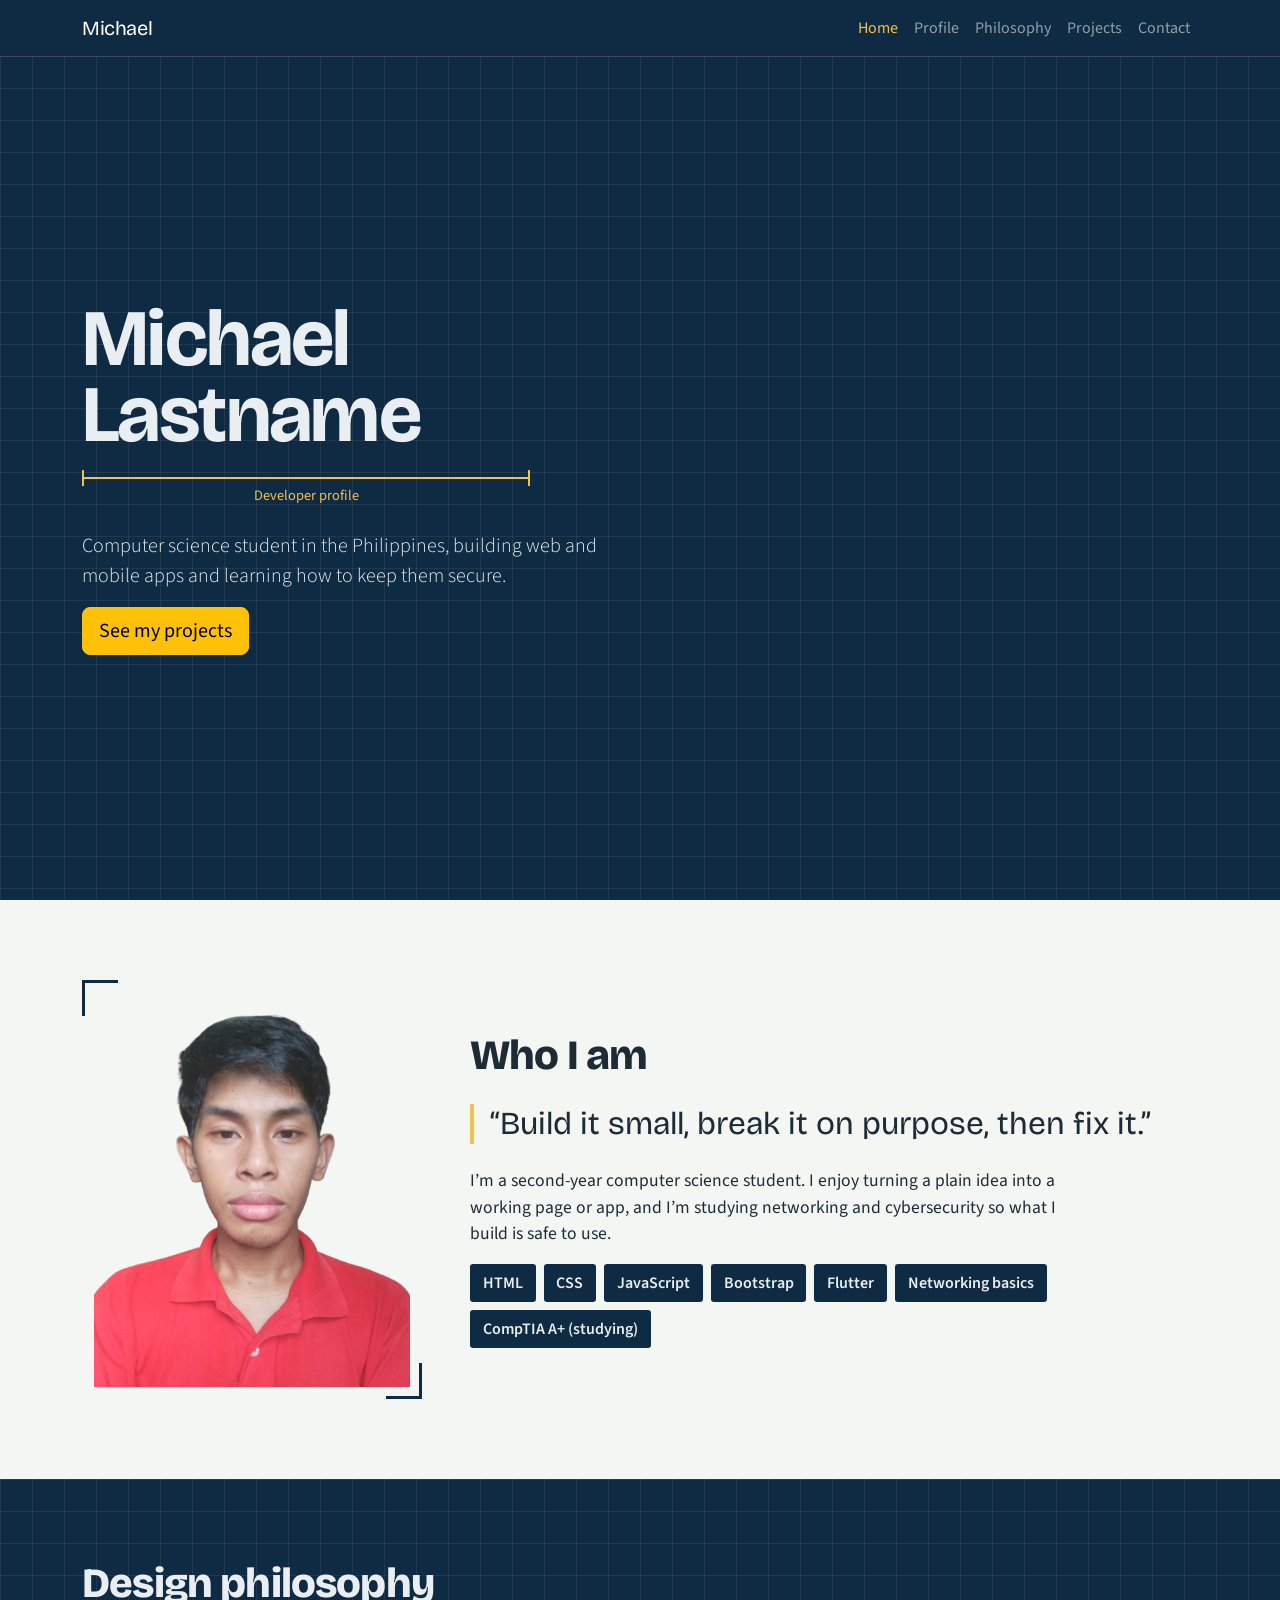
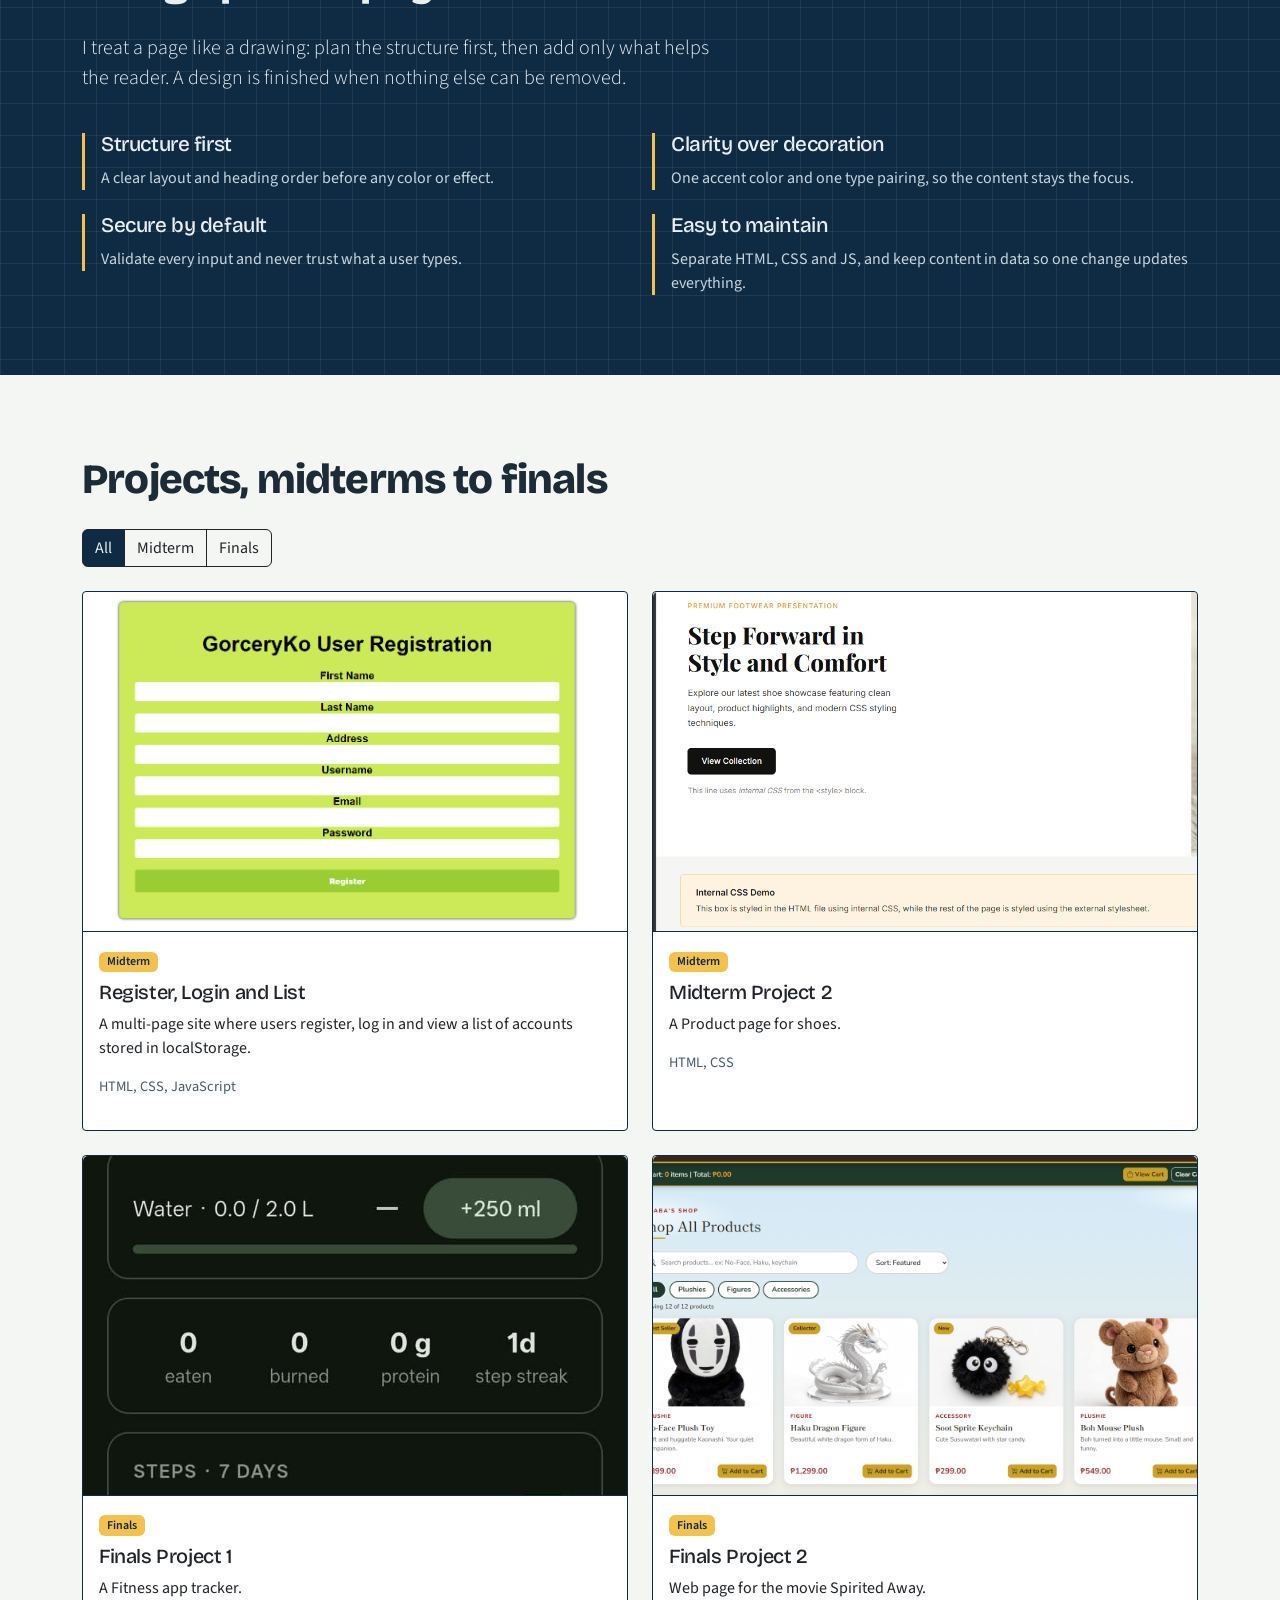
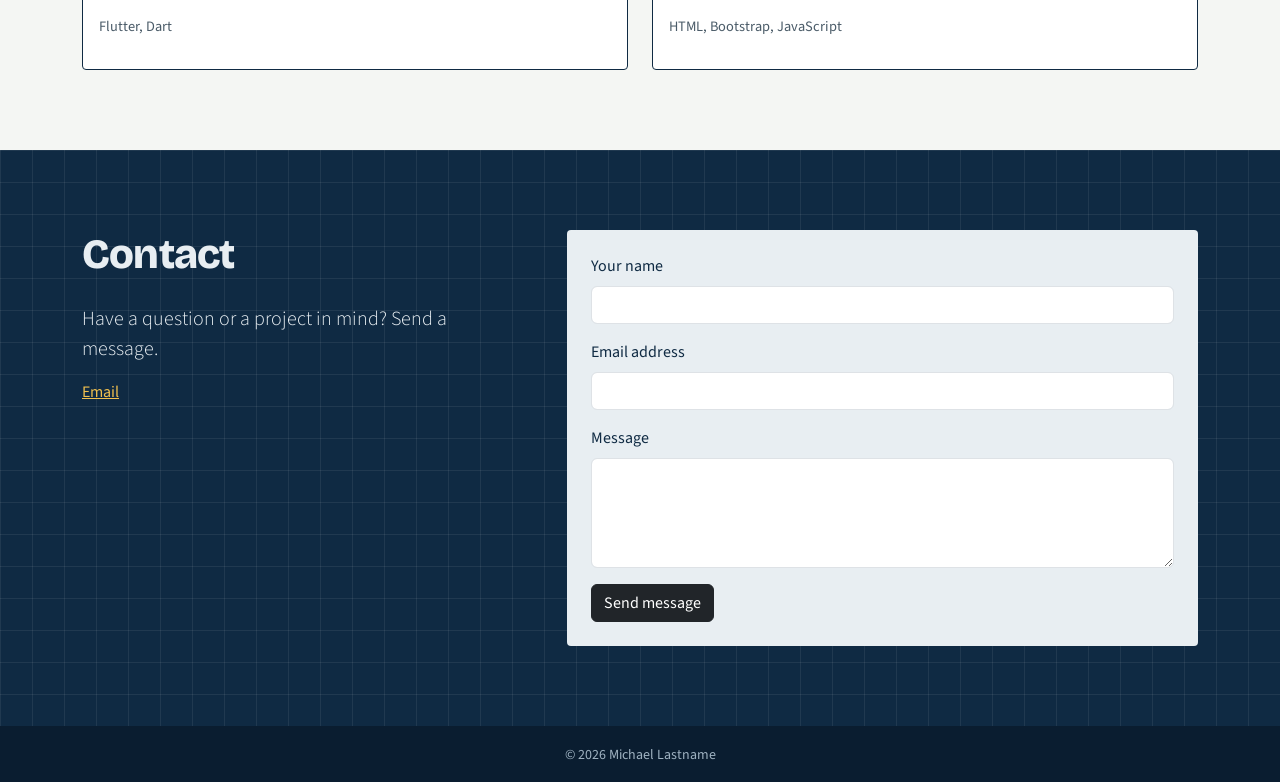
<file: WD1L6_CS2A_Tudayan/index.html>
<!DOCTYPE html>
<html lang="en">
<head>
  <meta charset="UTF-8">
  <meta name="viewport" content="width=device-width, initial-scale=1">
  <title>Michael – Developer Profile</title>

  <!-- Bootstrap 5 CSS (only framework used), loaded from jsDelivr CDN -->
  <link href="https://cdn.jsdelivr.net/npm/bootstrap@5.3.3/dist/css/bootstrap.min.css" rel="stylesheet">
  <!-- Fonts (not a framework): one display face, one text face -->
  <link href="https://fonts.googleapis.com/css2?family=Bricolage+Grotesque:opsz,wght@12..96,500;12..96,800&family=Source+Sans+3:wght@400;600&display=swap" rel="stylesheet">
  <!-- External stylesheet: all custom styling lives here -->
  <link rel="stylesheet" href="css/style.css">
</head>
<body>

  <!-- ===== NAVBAR (Bootstrap navbar, collapses on mobile) ===== -->
  <nav id="mainNav" class="navbar navbar-expand-md fixed-top navbar-dark">
    <div class="container">
      <a class="navbar-brand" href="#home">Michael</a>
      <button class="navbar-toggler" type="button" data-bs-toggle="collapse"
              data-bs-target="#navLinks" aria-controls="navLinks" aria-expanded="false" aria-label="Toggle navigation">
        <span class="navbar-toggler-icon"></span>
      </button>
      <div class="collapse navbar-collapse" id="navLinks">
        <ul class="navbar-nav ms-auto">
          <li class="nav-item"><a class="nav-link" href="#home">Home</a></li>
          <li class="nav-item"><a class="nav-link" href="#profile">Profile</a></li>
          <li class="nav-item"><a class="nav-link" href="#philosophy">Philosophy</a></li>
          <li class="nav-item"><a class="nav-link" href="#projects">Projects</a></li>
          <li class="nav-item"><a class="nav-link" href="#contact">Contact</a></li>
        </ul>
      </div>
    </div>
  </nav>

  <main>
    <!-- ===== HERO ===== -->
    <section id="home" class="blueprint hero d-flex align-items-center">
      <div class="container">
        <h1 class="display-1 fw-bold">Michael<br>Lastname</h1>
        <!-- Drafting-style dimension line under the name (styled in CSS) -->
        <div class="dimension" aria-hidden="true"><span>Developer profile</span></div>
        <p class="lead mt-4 hero-text">
          Computer science student in the Philippines, building web and mobile apps
          and learning how to keep them secure.
        </p>
        <a href="#projects" class="btn btn-warning btn-lg me-2">See my projects</a>
      </div>
    </section>

    <!-- ===== PROFILE: photo + motto ===== -->
    <section id="profile" class="py-6">
      <div class="container">
        <div class="row align-items-center g-5">
          <div class="col-md-5 col-lg-4">
            <div class="photo-frame">
              <!-- If images/me.png is missing, main.js swaps in a placeholder -->
              <img id="profilePhoto" src="images/me.png" alt="Portrait of Michael" class="img-fluid">
            </div>
          </div>
          <div class="col-md-7 col-lg-8">
            <h2 class="section-title">Who I am</h2>
            <blockquote class="motto" id="motto"></blockquote>
            <p class="bio" id="bio"></p>
            <div id="skills" class="d-flex flex-wrap gap-2"></div>
          </div>
        </div>
      </div>
    </section>

    <!-- ===== DESIGN PHILOSOPHY ===== -->
    <section id="philosophy" class="blueprint py-6">
      <div class="container">
        <h2 class="section-title">Design philosophy</h2>
        <p class="lead philosophy-intro" id="philosophyIntro"></p>
        <!-- Principles are rendered here from the array in main.js -->
        <div class="row g-4 mt-2" id="principles"></div>
      </div>
    </section>

    <!-- ===== PROJECTS PORTFOLIO ===== -->
    <section id="projects" class="py-6">
      <div class="container">
        <h2 class="section-title">Projects, midterms to finals</h2>

        <!-- Filter buttons: data-filter is read by main.js -->
        <div class="btn-group mb-4" role="group" aria-label="Filter projects by term">
          <button type="button" class="btn btn-outline-dark active" data-filter="All">All</button>
          <button type="button" class="btn btn-outline-dark" data-filter="Midterm">Midterm</button>
          <button type="button" class="btn btn-outline-dark" data-filter="Finals">Finals</button>
        </div>

        <!-- Project cards are rendered here from the array in main.js -->
        <div class="row g-4" id="projectGrid"></div>
      </div>
    </section>

    <!-- ===== CONTACT ===== -->
    <section id="contact" class="blueprint py-6">
      <div class="container">
        <div class="row g-5">
          <div class="col-lg-5">
            <h2 class="section-title">Contact</h2>
            <p class="lead">Have a question or a project in mind? Send a message.</p>
            <ul class="list-unstyled" id="contactLinks"></ul>
          </div>
          <div class="col-lg-7">
            <form id="contactForm" class="contact-panel needs-validation" novalidate>
              <div class="mb-3">
                <label for="name" class="form-label">Your name</label>
                <input type="text" class="form-control" id="name" required minlength="2">
                <div class="invalid-feedback">Enter your name (at least 2 characters).</div>
              </div>
              <div class="mb-3">
                <label for="email" class="form-label">Email address</label>
                <input type="email" class="form-control" id="email" required>
                <div class="invalid-feedback">Enter a valid email address.</div>
              </div>
              <div class="mb-3">
                <label for="message" class="form-label">Message</label>
                <textarea class="form-control" id="message" rows="4" required minlength="10"></textarea>
                <div class="invalid-feedback">Write a message of at least 10 characters.</div>
              </div>
              <button type="submit" class="btn btn-dark">Send message</button>
              <div id="formAlert" class="alert alert-success mt-3 d-none" role="status"></div>
            </form>
          </div>
        </div>
      </div>
    </section>
  </main>

  <footer class="footer-bar text-center py-3">
    <small>&copy; <span id="year"></span> Michael Lastname</small>
  </footer>

  <!-- Bootstrap 5 JS bundle (jsDelivr CDN) -->
  <script src="https://cdn.jsdelivr.net/npm/bootstrap@5.3.3/dist/js/bootstrap.bundle.min.js"></script>
  <!-- External script: all page behavior and content data -->
  <script src="js/main.js"></script>
</body>
</html>
</file>
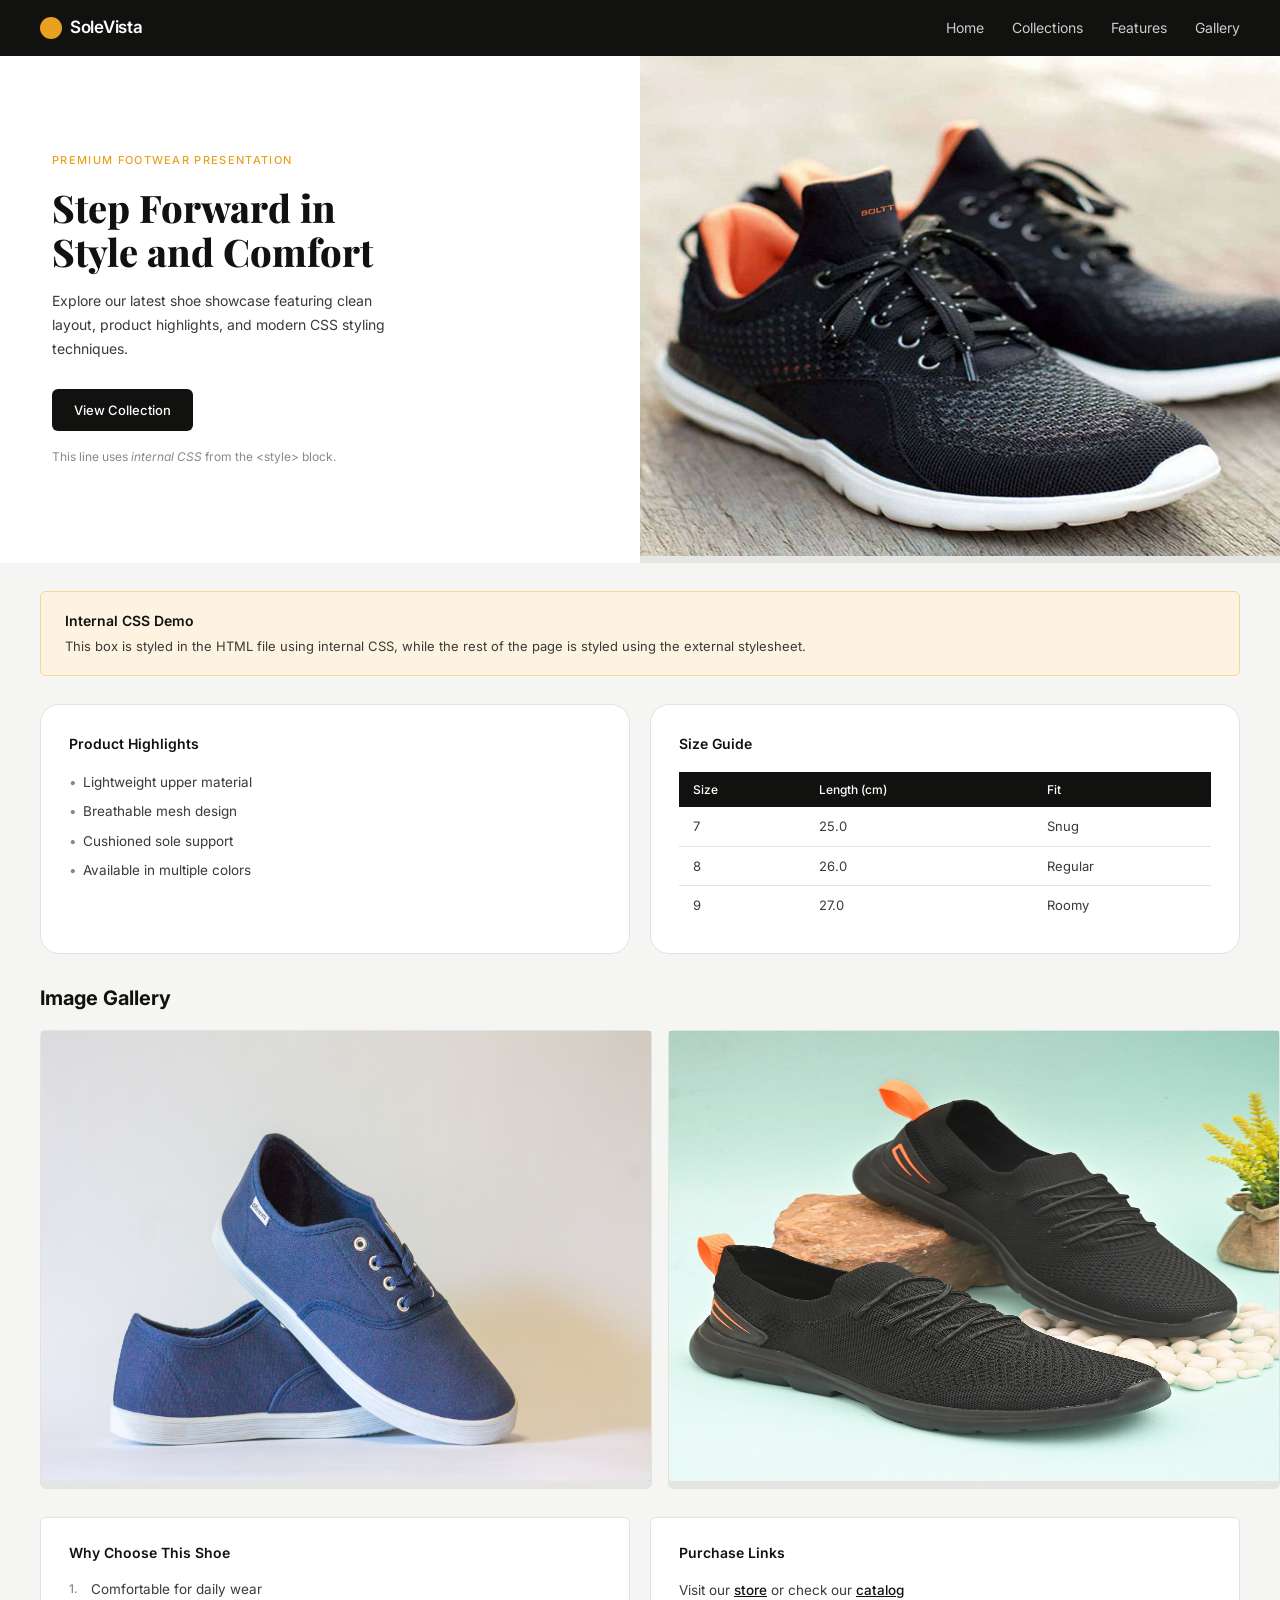
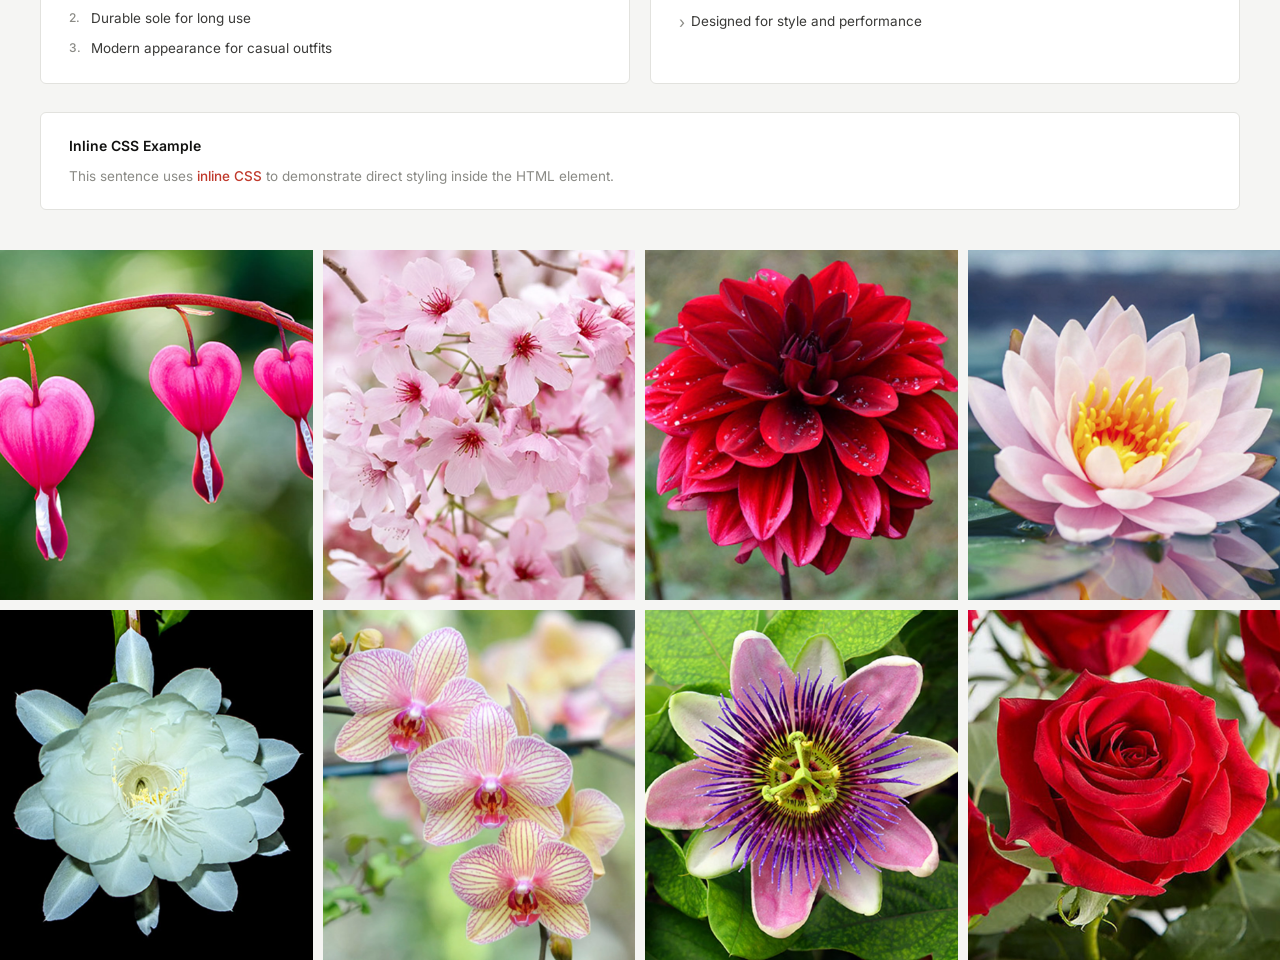
<file: WD1L3_CS2A_TUDAYAN_D/index1.html>
<!DOCTYPE html>
<html lang="en">
<head>
  <meta charset="UTF-8" />
  <meta name="viewport" content="width=device-width, initial-scale=1.0" />
  <title>SoleVista — Premium Footwear</title>
  <link href="https://fonts.googleapis.com/css2?family=Inter:wght@300;400;500;600&family=Playfair+Display:wght@700;800&display=swap" rel="stylesheet" />
  <link rel="stylesheet" href="style.css" />
</head>
<body>

  <!-- NAV -->
  <nav>
    <div class="nav-logo">
      <div class="nav-logo-dot"></div>
      SoleVista
    </div>
    <ul class="nav-links">
      <li><a href="#">Home</a></li>
      <li><a href="#">Collections</a></li>
      <li><a href="#">Features</a></li>
      <li><a href="#">Gallery</a></li>
    </ul>
  </nav>

  <!-- HERO -->
  <section class="hero">
    <div class="hero-content">
      <p class="hero-eyebrow">Premium Footwear Presentation</p>
      <h1 class="hero-title">Step Forward in Style and Comfort</h1>
      <p class="hero-body">
        Explore our latest shoe showcase featuring clean layout, product highlights, and modern CSS styling techniques.
      </p>
      <a href="#" class="btn-primary">View Collection</a>
      <p class="hero-note">This line uses <em>internal CSS</em> from the &lt;style&gt; block.</p>
    </div>
    <div class="hero-image"><img src="assets/shoe3.jpg"></div>
  </section>

  <!-- DEMO BANNER -->
  <div class="demo-banner">
    <h3>Internal CSS Demo</h3>
    <p>This box is styled in the HTML file using internal CSS, while the rest of the page is styled using the external stylesheet.</p>
  </div>

  <!-- PRODUCT HIGHLIGHTS + SIZE GUIDE -->
  <div class="content-section">
    <div class="card">
      <h3>Product Highlights</h3>
      <ul class="bullet-list">
        <li>Lightweight upper material</li>
        <li>Breathable mesh design</li>
        <li>Cushioned sole support</li>
        <li>Available in multiple colors</li>
      </ul>
    </div>
    <div class="card">
      <h3>Size Guide</h3>
      <table class="size-table">
        <thead>
          <tr>
            <th>Size</th>
            <th>Length (cm)</th>
            <th>Fit</th>
          </tr>
        </thead>
        <tbody>
          <tr>
            <td>7</td>
            <td>25.0</td>
            <td>Snug</td>
          </tr>
          <tr>
            <td>8</td>
            <td>26.0</td>
            <td>Regular</td>
          </tr>
          <tr>
            <td>9</td>
            <td>27.0</td>
            <td>Roomy</td>
          </tr>
        </tbody>
      </table>
    </div>
  </div>

  <!-- IMAGE GALLERY -->
  <div class="gallery-section">
    <h2>Image Gallery</h2>
    <div class="gallery-grid">
      <div class="gallery-img"><img src="assets/shoe2.jpg"></div>
      <div class="gallery-img"><img src="assets/shoe4.jpg"></div>
      <div class="gallery-img"><img src="assets/shoe6.webp"></div>
    </div>
  </div>

  <!-- WHY + PURCHASE LINKS -->
  <div class="bottom-grid">
    <div class="bottom-card">
      <h3>Why Choose This Shoe</h3>
      <ul class="numbered-list">
        <li>Comfortable for daily wear</li>
        <li>Durable sole for long use</li>
        <li>Modern appearance for casual outfits</li>
      </ul>
    </div>
    <div class="bottom-card">
      <h3>Purchase Links</h3>
      <p class="purchase-links">Visit our <a href="#">store</a> or check our <a href="#">catalog</a></p>
      <div class="purchase-link-item">Designed for style and performance</div>
    </div>
  </div>

  <!-- INLINE CSS EXAMPLE -->
  <div class="inline-demo">
    <h3>Inline CSS Example</h3>
    <p>This sentence uses <span class="inline-highlight">inline CSS</span> to demonstrate direct styling inside the HTML element.</p>
  </div>

  <section class="flower-gallery">
    <img src="assets/beautiful-flowers-bleeding-heart.webp">
    <img src="assets/beautiful-flowers-cherry-blossoms.webp">
    <img src="assets/beautiful-flowers-dahlia.webp">
    <img src="assets/beautiful-flowers-lotus.webp">
    <img src="assets/beautiful-flowers-night-blooming-cereus.webp">
    <img src="assets/beautiful-flowers-orchid.webp">
    <img src="assets/beautiful-flowers-passion-flower.webp">
    <img src="assets/beautiful-flowers-rose.webp">

  </section>

</body>
</html>
</file>
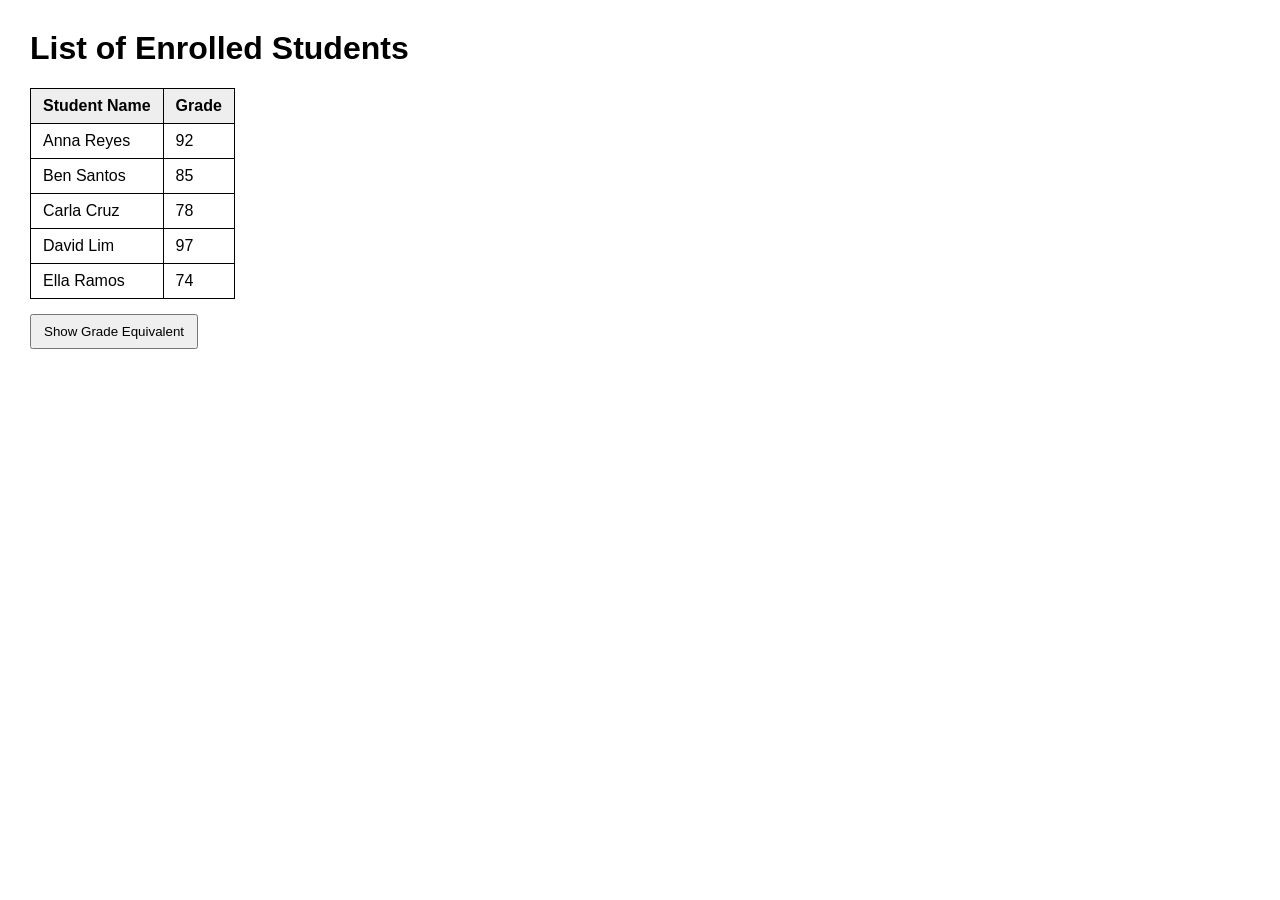
<file: WD1L4_CS2_TUDAYAN/student_grades.html>
<!DOCTYPE html>
<html lang="en">
<head>
    <meta charset="UTF-8">
    <title>Student Grades</title>
    <link rel="stylesheet" href="css/style.css">
</head>
<body>
    <h1>List of Enrolled Students</h1>

    <table>
        <tr>
            <th>Student Name</th>
            <th>Grade</th>
        </tr>
        <tr><td>Anna Reyes</td><td>92</td></tr>
        <tr><td>Ben Santos</td><td>85</td></tr>
        <tr><td>Carla Cruz</td><td>78</td></tr>
        <tr><td>David Lim</td><td>97</td></tr>
        <tr><td>Ella Ramos</td><td>74</td></tr>
    </table>

    <button onclick="showGradeEquivalent()">Show Grade Equivalent</button>

    <div id="result"></div>

    <script src="js/script.js"></script>
</body>
</html>
</file>
<file: WD1L3_CS2A_TUDAYAN_D/style.css>
*, *::before, *::after { box-sizing: border-box; margin: 0; padding: 0; }

:root {
  --bg: #f5f5f3;
  --surface: #ffffff;
  --dark: #111110;
  --mid: #3a3a38;
  --muted: #8a8a85;
  --accent: #e8a020;
  --accent-light: #fdf3e0;
  --border: #e2e2de;
  --radius: 6px;
}

body {
  font-family: 'Inter', sans-serif;
  background: var(--bg);
  color: var(--dark);
  font-size: 15px;
  line-height: 1.6;
}

/* NAV */
nav {
  background: var(--dark);
  display: flex;
  align-items: center;
  justify-content: space-between;
  padding: 0 40px;
  height: 56px;
  position: sticky;
  top: 0;
  z-index: 100;
}

.nav-logo {
  display: flex;
  align-items: center;
  gap: 8px;
  color: #fff;
  font-weight: 600;
  font-size: 17px;
  letter-spacing: -0.3px;
}

.nav-logo-dot {
  width: 22px;
  height: 22px;
  background: var(--accent);
  border-radius: 50%;
}

.nav-links {
  display: flex;
  gap: 28px;
  list-style: none;
}

.nav-links a {
  color: #ccc;
  text-decoration: none;
  font-size: 14px;
  transition: color 0.2s;
}

.nav-links a:hover { color: #fff; }

/* HERO */
.hero {
  background: var(--surface);
  display: grid;
  grid-template-columns: 1fr 1fr;
  gap: 0;
  min-height: 380px;
}

.hero-content {
  padding: 56px 48px 56px 52px;
  display: flex;
  flex-direction: column;
  justify-content: center;
}

.hero-image img{
  width: 100%;
  height: 500px;
}

.hero-eyebrow {
  font-size: 11px;
  font-weight: 500;
  letter-spacing: 0.12em;
  color: var(--accent);
  text-transform: uppercase;
  margin-bottom: 16px;
}

.hero-title {
  font-family: 'Playfair Display', serif;
  font-size: 38px;
  font-weight: 800;
  line-height: 1.15;
  color: var(--dark);
  margin-bottom: 16px;
  max-width: 340px;
}

.hero-body {
  font-size: 14px;
  color: var(--mid);
  max-width: 340px;
  margin-bottom: 28px;
  line-height: 1.7;
}

.btn-primary {
  display: inline-block;
  background: var(--dark);
  color: #fff;
  font-size: 13px;
  font-weight: 500;
  padding: 11px 22px;
  border-radius: var(--radius);
  text-decoration: none;
  width: fit-content;
  transition: background 0.2s;
}

.btn-primary:hover { background: var(--mid); }

.hero-note {
  margin-top: 16px;
  font-size: 12px;
  color: var(--muted);
}

.hero-note em { font-style: italic; }

.hero-image {
  background: #e5e5e3;
  min-height: 380px;
}

/* DEMO BANNER */
.demo-banner {
  background: var(--accent-light);
  border: 1px solid #f0d898;
  border-radius: var(--radius);
  margin: 28px 40px;
  padding: 18px 24px;
}

.demo-banner h3 {
  font-size: 14px;
  font-weight: 600;
  color: var(--dark);
  margin-bottom: 4px;
}

.demo-banner p {
  font-size: 13px;
  color: var(--mid);
}

/* CONTENT GRID */
.content-section {
  margin: 0 40px 28px;
  display: grid;
  grid-template-columns: 1fr 1fr;
  gap: 20px;
  box-shadow: #111110;
}

.card {
  background: var(--surface);
  border: 1px solid var(--border);
  border-radius: 19px;
  padding: 28px 28px;
}

.card h3 {
  font-size: 14px;
  font-weight: 600;
  color: var(--dark);
  margin-bottom: 16px;
}

.bullet-list {
  list-style: none;
  display: flex;
  flex-direction: column;
  gap: 8px;
}

.bullet-list li {
  font-size: 13.5px;
  color: var(--mid);
  padding-left: 14px;
  position: relative;
}

.bullet-list li::before {
  content: '•';
  position: absolute;
  left: 0;
  color: var(--muted);
}

/* SIZE TABLE */
.size-table {
  width: 100%;
  border-collapse: collapse;
}

.size-table th {
  background: var(--dark);
  color: #fff;
  font-size: 12px;
  font-weight: 500;
  text-align: left;
  padding: 8px 14px;
}

.size-table td {
  font-size: 13px;
  color: var(--mid);
  padding: 9px 14px;
  border-bottom: 1px solid var(--border);
}

.size-table tr:last-child td { border-bottom: none; }

/* GALLERY */
.gallery-section {
  margin: 0 40px 28px;
}

.gallery-section h2 {
  font-size: 20px;
  font-weight: 700;
  color: var(--dark);
  margin-bottom: 16px;
}

.gallery-grid {
  display: grid;
  grid-template-columns: 1fr 1fr 1fr;
  gap: 16px;
}

.gallery-grid img {
  width: 100%;
  height: 450px;
}

.gallery-img {
  background: #e5e5e3;
  border-radius: var(--radius);
  aspect-ratio: 4 / 3;
  border: 1px solid var(--border);
}

/* BOTTOM CONTENT */
.bottom-grid {
  margin: 0 40px 28px;
  display: grid;
  grid-template-columns: 1fr 1fr;
  gap: 20px;
}

.bottom-card {
  background: var(--surface);
  border: 1px solid var(--border);
  border-radius: var(--radius);
  padding: 24px 28px;
}

.bottom-card h3 {
  font-size: 14px;
  font-weight: 600;
  color: var(--dark);
  margin-bottom: 14px;
}

.numbered-list {
  list-style: none;
  display: flex;
  flex-direction: column;
  gap: 8px;
  counter-reset: item;
}

.numbered-list li {
  font-size: 13.5px;
  color: var(--mid);
  counter-increment: item;
  padding-left: 22px;
  position: relative;
}

.numbered-list li::before {
  content: counter(item) '.';
  position: absolute;
  left: 0;
  font-size: 12px;
  color: var(--muted);
  font-weight: 500;
}

.purchase-links {
  font-size: 13.5px;
  color: var(--mid);
  line-height: 1.7;
}

.purchase-links a {
  color: var(--dark);
  text-decoration: underline;
  font-weight: 500;
}

.purchase-link-item {
  display: flex;
  align-items: flex-start;
  gap: 6px;
  font-size: 13.5px;
  color: var(--mid);
  margin-top: 10px;
}

.purchase-link-item::before {
  content: '›';
  color: var(--muted);
  font-size: 16px;
  line-height: 1.4;
}

/* INLINE CSS DEMO */
.inline-demo {
  margin: 0 40px 40px;
  background: var(--surface);
  border: 1px solid var(--border);
  border-radius: var(--radius);
  padding: 22px 28px;
}

.inline-demo h3 {
  font-size: 14px;
  font-weight: 600;
  color: var(--dark);
  margin-bottom: 8px;
}

.inline-demo p {
  font-size: 13.5px;
  color: var(--muted);
}

.inline-highlight {
  color: #c0392b;
  font-weight: 500;
}

.flower-gallery {
  display: grid;
  grid-template-columns: repeat(4, 1fr);
  gap: 10px;
}

.flower-gallery img{
  width: 100%;
  height: 350px;
  object-fit: cover;
}

/* RESPONSIVE */
@media (max-width: 768px) {
  .hero { grid-template-columns: 1fr; }
  .hero-image { min-height: 220px; }
  .content-section, .gallery-grid, .bottom-grid { grid-template-columns: 1fr; }
  nav { padding: 0 20px; }
  .hero-content, .demo-banner, .content-section,
  .gallery-section, .bottom-grid, .inline-demo {
    margin-left: 20px;
    margin-right: 20px;
  }
}
</file>
<file: WD1L4_CS2_TUDAYAN/css/style.css>
/* Simple page styling */
body {
    font-family: Arial, sans-serif;
    margin: 30px;
}

table {
    border-collapse: collapse;
    margin-bottom: 15px;
}

th, td {
    border: 1px solid black;
    padding: 8px 12px;
    text-align: left;
}

th {
    background-color: #eeeeee;
}

button {
    padding: 8px 12px;
    cursor: pointer;
}
</file>
<file: WD1L6_CS2A_Tudayan/css/style.css>
/* style.css – custom styles on top of Bootstrap 5 */

/* ---------- Design tokens (change colors here only) ---------- */
:root {
  --ink: #0f2a43;                    /* blueprint blue (dark sections) */
  --chalk: #e8eef2;                  /* light text on blueprint */
  --paper: #f4f6f3;                  /* light sections */
  --pencil: #f2c14e;                 /* single accent color */
  --grid: rgba(255, 255, 255, 0.07); /* faint drafting grid */
  --bs-body-font-family: "Source Sans 3", system-ui, sans-serif;
}

html { scroll-padding-top: 56px; }              /* keeps headings clear of the fixed navbar */
@media (prefers-reduced-motion: no-preference) {
  html { scroll-behavior: smooth; }
}

body { background: var(--paper); color: #1c2b36; padding-top: 56px; }

h1, h2, h3, .navbar-brand {
  font-family: "Bricolage Grotesque", system-ui, sans-serif;
  letter-spacing: -0.02em;
}

/* ---------- Shared section styles ---------- */
.py-6 { padding-top: 5rem; padding-bottom: 5rem; }
.section-title { font-weight: 800; font-size: clamp(1.8rem, 4vw, 2.6rem); margin-bottom: 1.5rem; }

/* Blueprint look: dark blue with a thin square grid */
.blueprint {
  background-color: var(--ink);
  color: var(--chalk);
  background-image:
    linear-gradient(var(--grid) 1px, transparent 1px),
    linear-gradient(90deg, var(--grid) 1px, transparent 1px);
  background-size: 32px 32px;
}

/* ---------- Navbar ---------- */
#mainNav { background: var(--ink); border-bottom: 1px solid rgba(255, 255, 255, 0.15); }
#mainNav .nav-link.active { color: var(--pencil); }

/* ---------- Hero ---------- */
.hero { min-height: calc(100vh - 56px); }
.hero h1 { line-height: 0.95; }
.hero-text { max-width: 34rem; }

/* Dimension line: the one memorable detail, like an engineering drawing */
.dimension {
  position: relative;
  max-width: 28rem;
  margin-top: 1.5rem;
  border-top: 2px solid var(--pencil);
  text-align: center;
}
.dimension::before, .dimension::after {   /* end ticks */
  content: "";
  position: absolute;
  top: -9px;
  height: 16px;
  border-left: 2px solid var(--pencil);
}
.dimension::before { left: 0; }
.dimension::after { right: 0; }
.dimension span { display: inline-block; margin-top: 0.35rem; color: var(--pencil); font-size: 0.9rem; }

/* ---------- Profile ---------- */
.photo-frame { position: relative; padding: 12px; }
.photo-frame::before, .photo-frame::after {   /* crop marks on two corners */
  content: "";
  position: absolute;
  width: 36px;
  height: 36px;
  border: 3px solid var(--ink);
}
.photo-frame::before { top: 0; left: 0; border-right: 0; border-bottom: 0; }
.photo-frame::after { bottom: 0; right: 0; border-left: 0; border-top: 0; }
.photo-frame img { width: 100%; aspect-ratio: 4 / 5; object-fit: cover; }

.motto {
  font-family: "Bricolage Grotesque", system-ui, sans-serif;
  font-size: clamp(1.4rem, 3vw, 2rem);
  line-height: 1.25;
  border-left: 4px solid var(--pencil);
  padding-left: 1rem;
  margin-bottom: 1.5rem;
}
.bio { max-width: 38rem; font-size: 1.1rem; }
.skill-badge { background: var(--ink); color: var(--chalk); font-weight: 600; padding: 0.45em 0.8em; border-radius: 0.2rem; }

/* ---------- Philosophy ---------- */
.philosophy-intro { max-width: 40rem; }
.principle { border-left: 3px solid var(--pencil); padding-left: 1rem; }
.principle h3 { font-size: 1.3rem; }
.principle p { margin-bottom: 0; color: #c9d6df; }

/* ---------- Projects ---------- */
.project-card { border: 1px solid var(--ink); border-radius: 0.25rem; }
.project-card img { aspect-ratio: 16 / 10; object-fit: cover; border-bottom: 1px solid var(--ink); }
.term-badge { background: var(--pencil); color: var(--ink); font-weight: 600; }
.tech-list { font-size: 0.9rem; color: #4a5b68; }
.btn-outline-dark.active { background: var(--ink); color: var(--chalk); }

/* ---------- Contact ---------- */
.contact-panel { background: var(--chalk); color: var(--ink); padding: 1.5rem; border-radius: 0.25rem; }
#contactLinks a { color: var(--pencil); }

/* ---------- Footer ---------- */
.footer-bar { background: #0a1d30; color: #9fb2c1; }
</file>
